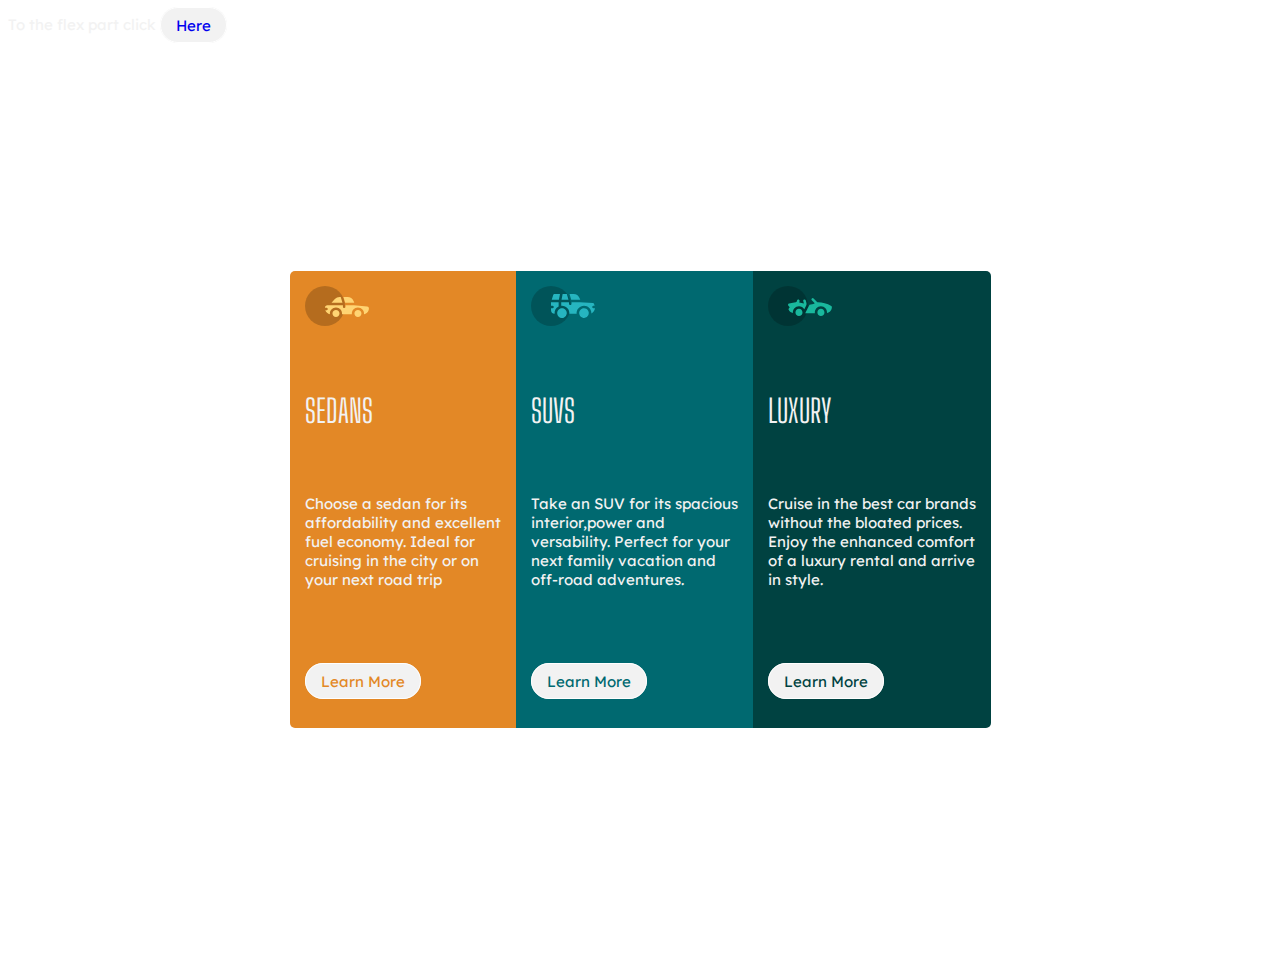
<file: index.html>
<!DOCTYPE html>
<html lang="en">
<head>
    <meta charset="UTF-8">
    <meta http-equiv="X-UA-Compatible" content="IE=edge">
    <meta name="viewport" content="width=device-width, initial-scale=1.0">
    <link rel="stylesheet" href="style.css">
    <title>Document</title>
    <link rel="preconnect" href="https://fonts.googleapis.com">
<link rel="preconnect" href="https://fonts.gstatic.com" crossorigin>
<link href="https://fonts.googleapis.com/css2?family=Big+Shoulders+Display:wght@700&display=swap" rel="stylesheet">
<link rel="preconnect" href="https://fonts.googleapis.com">
<link rel="preconnect" href="https://fonts.gstatic.com" crossorigin>
<link href="https://fonts.googleapis.com/css2?family=Lexend+Deca&display=swap" rel="stylesheet">
</head>
<body>
    <p>To the flex part click <a href="grid/index.html">Here</a></p>
    <div class="container">
        <div class="box box1">
            <div>
                <img src="icon-sedans.svg" alt="">
            </div>
            <div class="text">
                <p class="child">SEDANS</p>
                <P class="child1">Choose a sedan for its <br> affordability and excellent <br> fuel economy. Ideal for <br> cruising in the city or on <br> your next road trip </P>
            </div>
            <div class="link">
                <a href="#" class="link1">Learn More</a>
            </div>
        </div>
        <div class="box box2">
            <div>
                <img src="icon-suvs.svg" alt="">
            </div>
            <div class="text">
                <p class="child">SUVS</p>
                <P class="child1">Take an SUV for its spacious <br> interior,power and <br> versability. Perfect for your <br> next family vacation and <br> off-road adventures.</P>
            </div>
            <div class="link">
                <a href="#" class="link2">Learn More</a>
            </div>
        </div>
        <div class="box box3">
            <div>
                <img src="icon-luxury.svg" alt="">
            </div>
            <div class="text">
                <p class="child">LUXURY</p>
                <P class="child1">Cruise in the best car brands <br> without the bloated prices. <br> Enjoy the enhanced comfort <br> of a luxury rental and arrive <br> in style.</P>
            </div>
            <div class="link">
                <a href="#" class="link3">Learn More</a>
            </div>
        </div>
    </div>
</body>
</html>
</file>
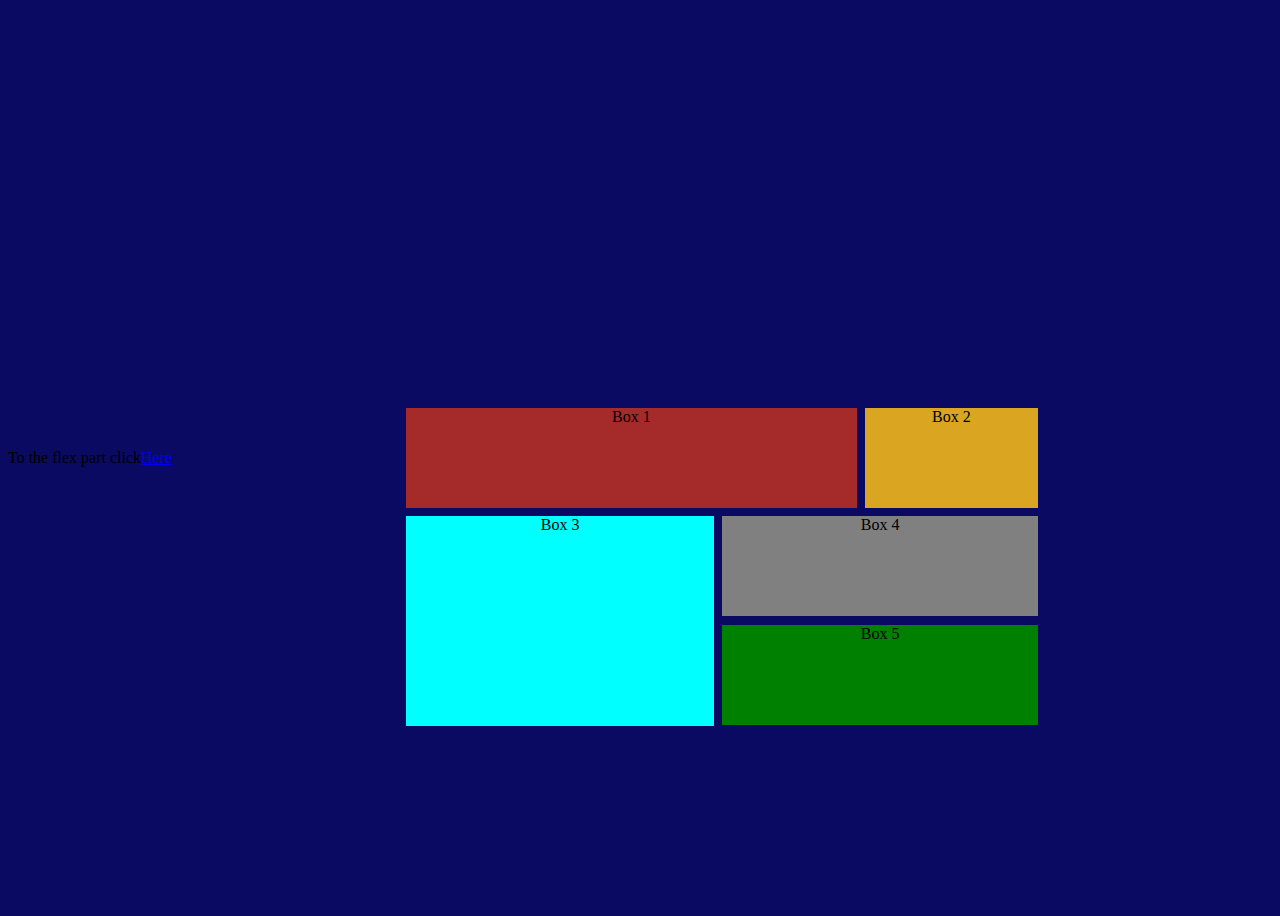
<file: grid/index.html>
<!DOCTYPE html>
<html lang="en">
<head>
    <meta charset="UTF-8">
    <meta http-equiv="X-UA-Compatible" content="IE=edge">
    <meta name="viewport" content="width=device-width, initial-scale=1.0">
    <title>Document</title>
    <link rel="stylesheet" href="style.css">
</head>
<body>
    <p>To the flex part click <a href="../index.html">Here</a></p>
    <div class="container">
        <div class="box1">Box 1</div>
        <div class="box2">Box 2</div>
        <div class="box3">Box 3</div>
        <div class="box4">Box 4</div>
        <div class="box5">Box 5</div>
    </div>
</body>
</html>
</file>
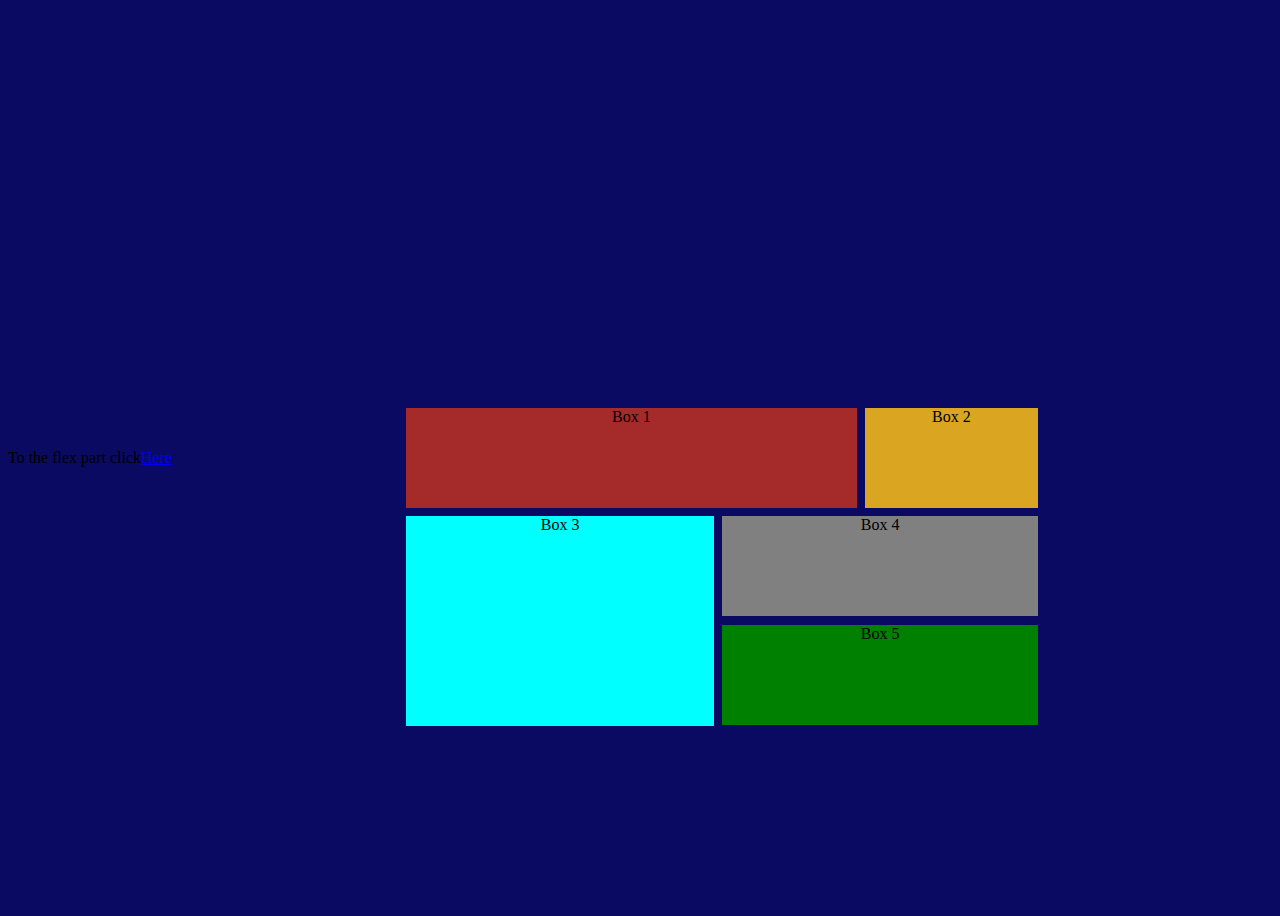
<file: grid.html>
<!DOCTYPE html>
<html lang="en">
<head>
    <meta charset="UTF-8">
    <meta http-equiv="X-UA-Compatible" content="IE=edge">
    <meta name="viewport" content="width=device-width, initial-scale=1.0">
    <title>Document</title>
    <link rel="stylesheet" href="grid.css">
</head>
<body>
    <p>To the flex part click <a href="index.html">Here</a></p>
    <div class="container">
        <div class="box1">Box 1</div>
        <div class="box2">Box 2</div>
        <div class="box3">Box 3</div>
        <div class="box4">Box 4</div>
        <div class="box5">Box 5</div>
    </div>
</body>
</html>
</file>
<file: style.css>
body{
    background-color: hsla(0, 0%, 100%, 0.75);
    font-size: 15px;
    font-family: 'Lexend Deca', sans-serif;
    color: hsl(0, 0%, 95%);
}
.container{
    position: relative;
    width: 100%;
    height: 100vh;
    display: flex;
    justify-content: center;
    align-items: center;
}
.box{
    padding: 1em;
}
.box1{
    background-color: hsl(31, 77%, 52%);
    border-top-left-radius: 5px;
    border-bottom-left-radius: 5px;
}
.box2{
    background-color: hsl(184, 100%, 22%);
}
.box3{
    background-color: hsl(179, 100%, 13%);
    border-top-right-radius: 5px;
    border-bottom-right-radius: 5px;
}
img{
    padding-bottom: 2em;
}
.child{
    font-family:'Big Shoulders Display', cursive;
    font-size: 32px;
    padding-bottom: 1em;
}
.child1{
    padding-bottom: 3em;
}
a{
    text-decoration: none;
    border: 1px solid white;
    padding: .5em 1em;
    border-radius: 25px;
    background-color: hsl(0, 0%, 95%);
    transition: .5s;
}
a:hover{
    background-color: transparent;
    color: hsl(0, 0%, 95%);
}
.link{
    padding: 1.5em 0;
}
.link1{
    color: hsl(31, 77%, 52%);
}
.link2{
    color: hsl(184, 100%, 22%);
}
.link3{
    color: hsl(179, 100%, 13%);
}
</file>
<file: grid/style.css>
body{
    background-color: rgb(10, 10, 99);
    text-align: center;
    display: flex;
    place-items: center;
    min-height: 100vh;
}
p{
    display: contents;
}
div{
    height: 100px;
}
.container{
    width: 50%;
    margin: auto;
    display: grid;
    grid-gap: .5em;
    grid-template-areas: 
    "box1 box1 box1 box2"
    "box1 box1 box1 box2"
    "box3 box3 box4 box4"
    "box3 box3 box5 box5"
    ;
}
.box1{
    background-color: brown;
    grid-area: box1;
}
.box2{
    background-color: goldenrod;
    grid-area: box2;
}
.box3{
    background-color: aqua;
    grid-area: box3;
    height: 210px;
}
.box4{
    background-color: gray;
    grid-area: box4;
}
.box5{
    background-color: green;
    grid-area: box5;
}
</file>
<file: grid.css>
body{
    background-color: rgb(10, 10, 99);
    text-align: center;
    display: flex;
    place-items: center;
    min-height: 100vh;
}
p{
    display: contents;
}
div{
    height: 100px;
}
.container{
    width: 50%;
    margin: auto;
    display: grid;
    grid-gap: .5em;
    grid-template-areas: 
    "box1 box1 box1 box2"
    "box1 box1 box1 box2"
    "box3 box3 box4 box4"
    "box3 box3 box5 box5"
    ;
}
.box1{
    background-color: brown;
    grid-area: box1;
}
.box2{
    background-color: goldenrod;
    grid-area: box2;
}
.box3{
    background-color: aqua;
    grid-area: box3;
    height: 210px;
}
.box4{
    background-color: gray;
    grid-area: box4;
}
.box5{
    background-color: green;
    grid-area: box5;
}
</file>
